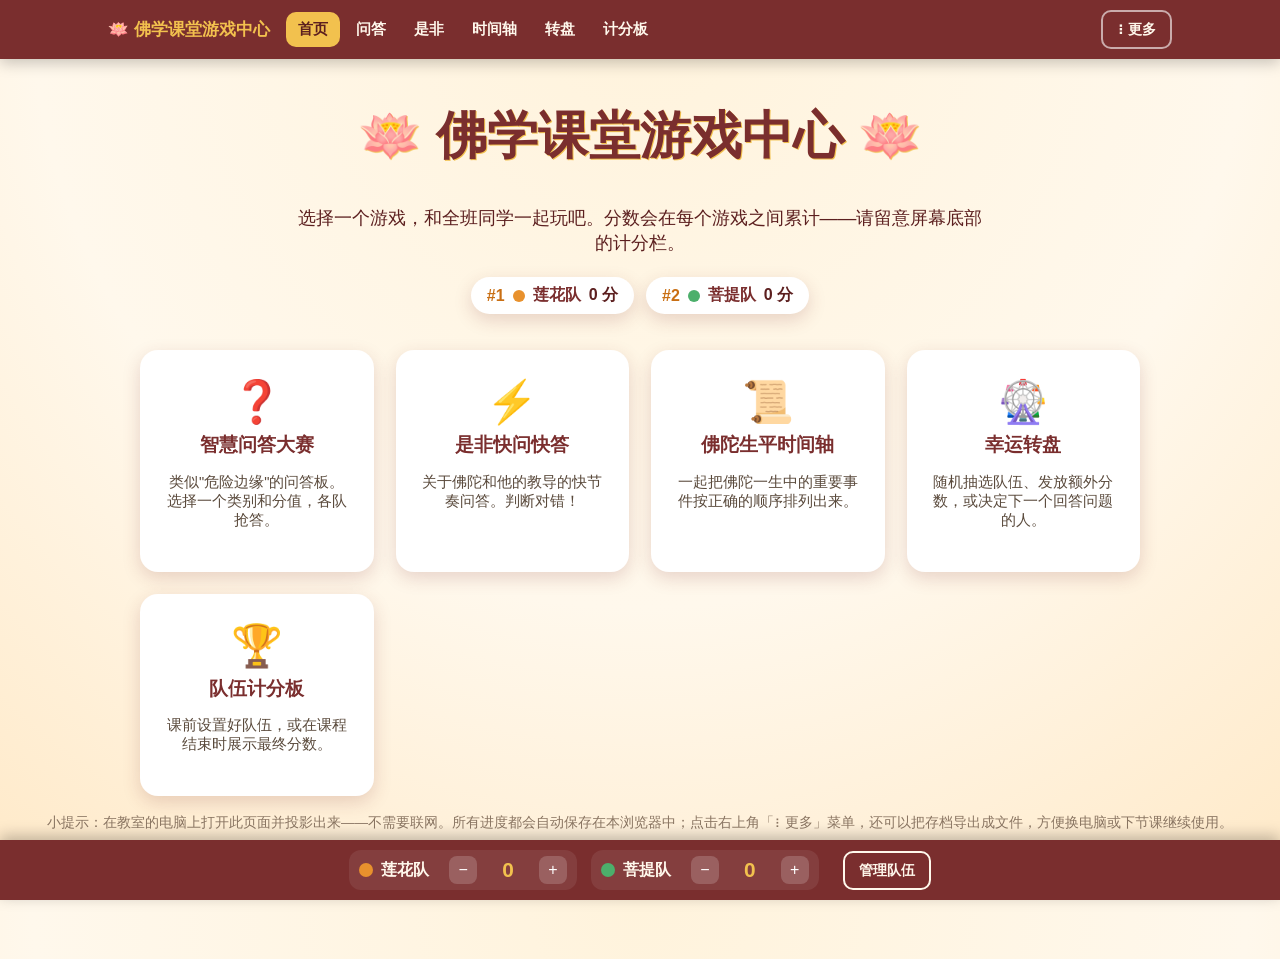
<file: index.html>
<!DOCTYPE html>
<html lang="zh-CN">
<head>
<meta charset="UTF-8" />
<meta name="viewport" content="width=device-width, initial-scale=1.0" />
<title>佛学课堂游戏中心</title>
<link rel="stylesheet" href="styles.css" />
</head>
<body data-page="home">
<div id="site-nav"></div>
<div class="page">
  <h1 class="title">🪷 佛学课堂游戏中心 🪷</h1>
  <p class="subtitle">选择一个游戏，和全班同学一起玩吧。分数会在每个游戏之间累计——请留意屏幕底部的计分栏。</p>

  <div class="standings-preview" id="standings-preview"></div>

  <div class="game-grid">
    <a class="game-card" href="quiz.html">
      <div class="icon">❓</div>
      <h3>智慧问答大赛</h3>
      <p>类似"危险边缘"的问答板。选择一个类别和分值，各队抢答。</p>
    </a>
    <a class="game-card" href="truefalse.html">
      <div class="icon">⚡</div>
      <h3>是非快问快答</h3>
      <p>关于佛陀和他的教导的快节奏问答。判断对错！</p>
    </a>
    <a class="game-card" href="timeline.html">
      <div class="icon">📜</div>
      <h3>佛陀生平时间轴</h3>
      <p>一起把佛陀一生中的重要事件按正确的顺序排列出来。</p>
    </a>
    <a class="game-card" href="wheel.html">
      <div class="icon">🎡</div>
      <h3>幸运转盘</h3>
      <p>随机抽选队伍、发放额外分数，或决定下一个回答问题的人。</p>
    </a>
    <a class="game-card" href="scoreboard.html">
      <div class="icon">🏆</div>
      <h3>队伍计分板</h3>
      <p>课前设置好队伍，或在课程结束时展示最终分数。</p>
    </a>
  </div>

  <footer class="hint">小提示：在教室的电脑上打开此页面并投影出来——不需要联网。所有进度都会自动保存在本浏览器中；点击右上角「⋮ 更多」菜单，还可以把存档导出成文件，方便换电脑或下节课继续使用。</footer>
</div>
<script src="js/scoreboard.js"></script>
<script src="js/save.js"></script>
<script src="js/nav.js"></script>
<script>
  (() => {
    const el = document.getElementById("standings-preview");
    function render() {
      const teams = AbssScoreboard.getTeams().slice().sort((a, b) => b.score - a.score);
      el.innerHTML = teams
        .map(
          (t, i) => `
        <div class="standing-chip">
          <span class="rank">#${i + 1}</span>
          <span class="dot" style="background:${t.color}"></span>
          <span>${t.name}</span>
          <span class="score">${t.score} 分</span>
        </div>`
        )
        .join("");
    }
    render();
    document.addEventListener("click", (e) => {
      if (e.target.closest("#scoreboard-bar .sb-adj")) {
        setTimeout(render, 0);
      }
    });
  })();
</script>
</body>
</html>
</file>
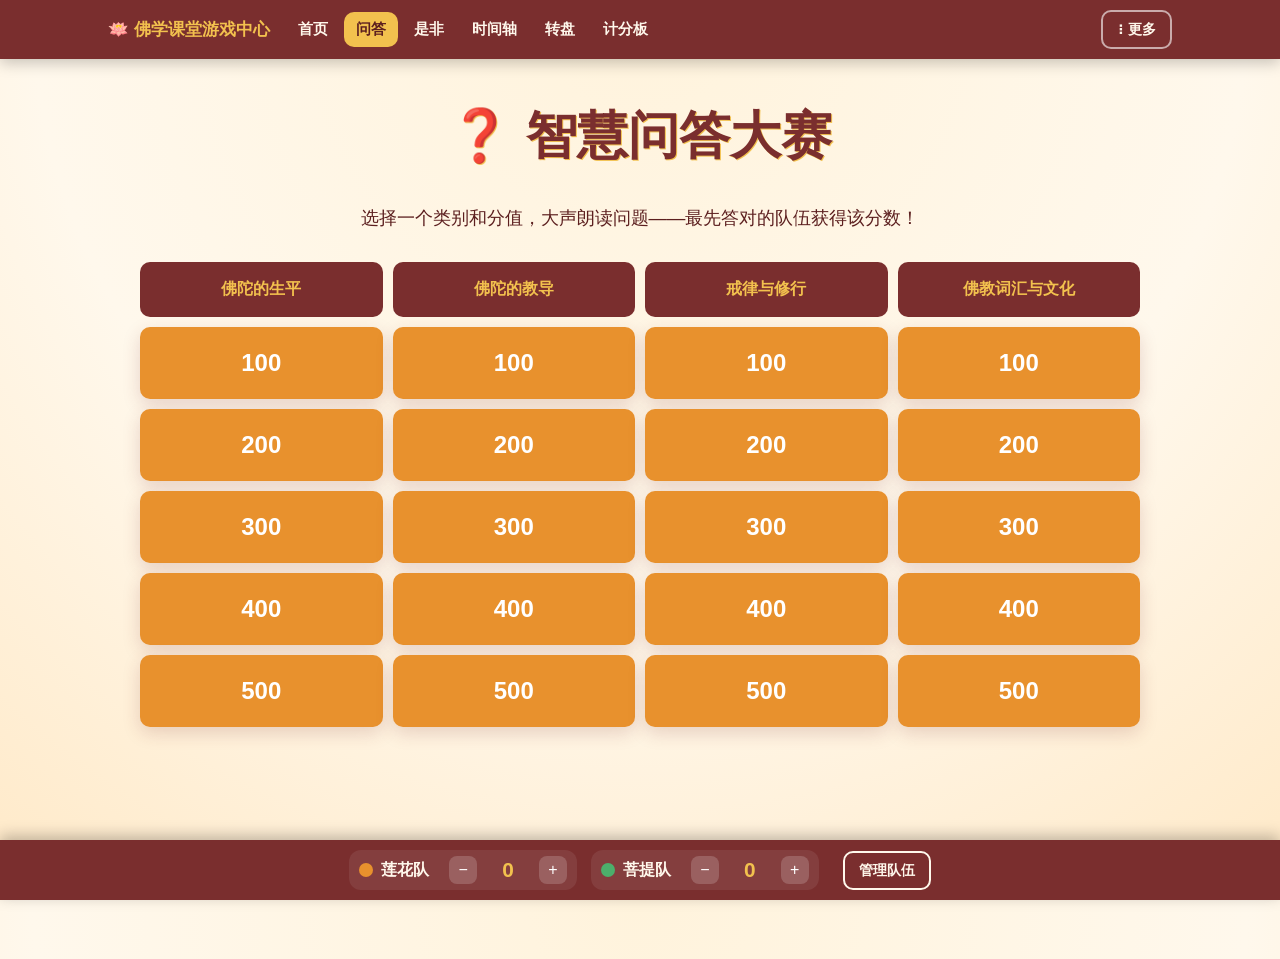
<file: quiz.html>
<!DOCTYPE html>
<html lang="zh-CN">
<head>
<meta charset="UTF-8" />
<meta name="viewport" content="width=device-width, initial-scale=1.0" />
<title>智慧问答大赛</title>
<link rel="stylesheet" href="styles.css" />
<style>
  .board {
    display: grid;
    grid-template-columns: repeat(4, 1fr);
    gap: 10px;
    width: 100%;
    max-width: 1000px;
    margin-top: 10px;
  }
  .cat-header {
    background: var(--maroon);
    color: var(--gold);
    font-weight: 800;
    text-align: center;
    padding: 12px 6px;
    border-radius: 10px;
    font-size: 1rem;
    min-height: 3.4em;
    display: flex; align-items: center; justify-content: center;
  }
  .cell {
    background: var(--saffron);
    color: white;
    font-weight: 900;
    font-size: 1.5rem;
    text-align: center;
    padding: 22px 6px;
    border-radius: 10px;
    cursor: pointer;
    box-shadow: var(--shadow);
  }
  .cell:hover { background: var(--saffron-dark); transform: translateY(-2px); }
  .cell.used { background: #d8c9b3; color: #d8c9b3; cursor: default; box-shadow: none; }
  .cell.used:hover { transform: none; }

  .modal-overlay {
    display: none;
    position: fixed; inset: 0;
    background: rgba(58, 36, 22, 0.75);
    align-items: center; justify-content: center;
    z-index: 100;
    padding: 20px;
  }
  .modal-overlay.open { display: flex; }
  .modal {
    background: var(--cream);
    border-radius: var(--radius);
    padding: 34px;
    max-width: 720px;
    width: 100%;
    text-align: center;
    box-shadow: 0 10px 40px rgba(0,0,0,0.4);
  }
  .modal .pts { font-size: 1.1rem; color: var(--maroon-dark); font-weight: 700; margin-bottom: 6px; }
  .modal .question { font-size: 1.6rem; color: var(--ink); margin: 14px 0 20px; }
  .modal .answer { font-size: 1.3rem; color: var(--green-ok); font-weight: 700; min-height: 1.6em; margin-bottom: 20px; display:none; }
  .modal .answer.shown { display: block; }
  .award-row { display: flex; flex-wrap: wrap; gap: 10px; justify-content: center; margin-top: 10px; }
</style>
</head>
<body data-page="quiz">
<div id="site-nav"></div>
<div class="page">
  <h1 class="title">❓ 智慧问答大赛</h1>
  <p class="subtitle">选择一个类别和分值，大声朗读问题——最先答对的队伍获得该分数！</p>

  <div class="board" id="board"></div>
</div>

<div class="modal-overlay" id="modal-overlay">
  <div class="modal">
    <div class="pts" id="modal-pts"></div>
    <div class="question" id="modal-question"></div>
    <button class="btn" id="reveal-btn">显示答案</button>
    <div class="answer" id="modal-answer"></div>
    <div class="award-row" id="award-row"></div>
    <div style="margin-top:18px;">
      <button class="btn ghost" id="close-btn">关闭</button>
    </div>
  </div>
</div>

<script src="data/quiz-data.js"></script>
<script src="js/scoreboard.js"></script>
<script src="js/save.js"></script>
<script src="js/nav.js"></script>
<script src="js/quiz.js"></script>
</body>
</html>
</file>
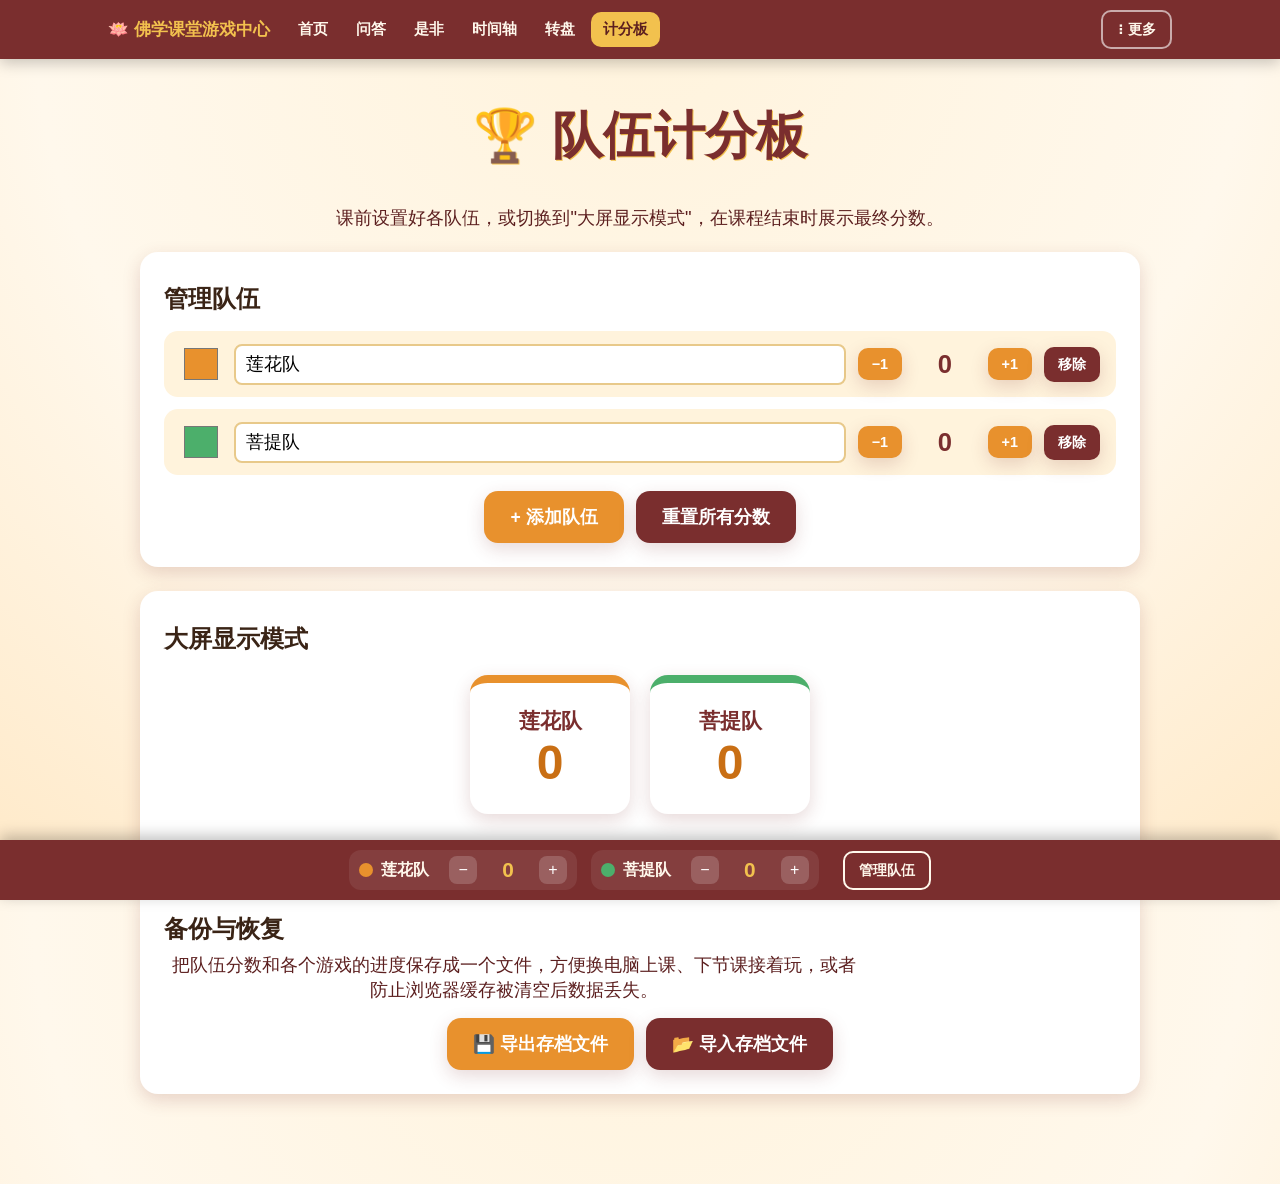
<file: scoreboard.html>
<!DOCTYPE html>
<html lang="zh-CN">
<head>
<meta charset="UTF-8" />
<meta name="viewport" content="width=device-width, initial-scale=1.0" />
<title>队伍计分板</title>
<link rel="stylesheet" href="styles.css" />
<style>
  .team-manage-list { display: flex; flex-direction: column; gap: 12px; margin: 16px 0; }
  .team-row {
    display: flex; align-items: center; gap: 12px;
    background: #fff3dc; border-radius: 14px; padding: 12px 16px;
  }
  .team-row input[type="text"] {
    flex: 1; font-size: 1.1rem; padding: 8px 10px; border-radius: 8px;
    border: 2px solid #e8c98a; font-family: inherit;
  }
  .team-row input[type="color"] { width: 42px; height: 42px; border: none; background: none; cursor: pointer; }
  .team-row .score-display { font-size: 1.6rem; font-weight: 800; color: var(--maroon); min-width: 2.4em; text-align: center; }
  .big-scores { display: flex; gap: 20px; flex-wrap: wrap; justify-content: center; margin: 20px 0; }
  .big-score-card {
    background: var(--panel); border-radius: var(--radius); box-shadow: var(--shadow);
    padding: 24px 30px; text-align: center; min-width: 160px; border-top: 8px solid var(--gold);
  }
  .big-score-card .name { font-size: 1.3rem; font-weight: 700; color: var(--maroon); }
  .big-score-card .score { font-size: 3rem; font-weight: 900; color: var(--saffron-dark); }
  .actions-row { display: flex; gap: 12px; flex-wrap: wrap; justify-content: center; margin-top: 16px; }
</style>
</head>
<body data-page="scoreboard">
<div id="site-nav"></div>
<div class="page">
  <h1 class="title">🏆 队伍计分板</h1>
  <p class="subtitle">课前设置好各队伍，或切换到"大屏显示模式"，在课程结束时展示最终分数。</p>

  <div class="panel">
    <h2>管理队伍</h2>
    <div class="team-manage-list" id="team-list"></div>
    <div class="actions-row">
      <button class="btn" id="add-team-btn">+ 添加队伍</button>
      <button class="btn secondary" id="reset-scores-btn">重置所有分数</button>
    </div>
  </div>

  <div class="panel" style="margin-top:24px;">
    <h2>大屏显示模式</h2>
    <div class="big-scores" id="big-scores"></div>
  </div>

  <div class="panel" style="margin-top:24px;">
    <h2>备份与恢复</h2>
    <p class="subtitle" style="margin:0 0 14px;">把队伍分数和各个游戏的进度保存成一个文件，方便换电脑上课、下节课接着玩，或者防止浏览器缓存被清空后数据丢失。</p>
    <div class="actions-row">
      <button class="btn" id="export-save-btn">💾 导出存档文件</button>
      <button class="btn secondary" id="import-save-btn">📂 导入存档文件</button>
      <input type="file" id="import-save-input" accept="application/json" hidden />
    </div>
  </div>
</div>
<script src="js/scoreboard.js"></script>
<script src="js/save.js"></script>
<script src="js/nav.js"></script>
<script>
  function renderManage() {
    const list = document.getElementById("team-list");
    const big = document.getElementById("big-scores");
    const teams = AbssScoreboard.getTeams();
    list.innerHTML = "";
    big.innerHTML = "";
    teams.forEach((t) => {
      const row = document.createElement("div");
      row.className = "team-row";
      row.innerHTML = `
        <input type="color" value="${t.color}" data-id="${t.id}" class="color-input" />
        <input type="text" value="${t.name}" data-id="${t.id}" class="name-input" />
        <button class="btn small" data-id="${t.id}" data-delta="-1">−1</button>
        <span class="score-display">${t.score}</span>
        <button class="btn small" data-id="${t.id}" data-delta="1">+1</button>
        <button class="btn small secondary remove-btn" data-id="${t.id}">移除</button>
      `;
      list.appendChild(row);

      const card = document.createElement("div");
      card.className = "big-score-card";
      card.style.borderTopColor = t.color;
      card.innerHTML = `<div class="name">${t.name}</div><div class="score">${t.score}</div>`;
      big.appendChild(card);
    });

    list.querySelectorAll(".name-input").forEach((inp) => {
      inp.addEventListener("change", () => {
        AbssScoreboard.renameTeam(inp.dataset.id, inp.value);
        renderManage();
      });
    });
    list.querySelectorAll(".color-input").forEach((inp) => {
      inp.addEventListener("change", () => {
        const teams = AbssScoreboard.getTeams();
        const t = teams.find((x) => x.id === inp.dataset.id);
        if (t) {
          t.color = inp.value;
          localStorage.setItem("abss_teams_v1", JSON.stringify(teams));
        }
        AbssScoreboard.renderAll();
        renderManage();
      });
    });
    list.querySelectorAll("button[data-delta]").forEach((btn) => {
      btn.addEventListener("click", () => {
        AbssScoreboard.addPoints(btn.dataset.id, parseInt(btn.dataset.delta, 10));
        renderManage();
      });
    });
    list.querySelectorAll(".remove-btn").forEach((btn) => {
      btn.addEventListener("click", () => {
        AbssScoreboard.removeTeam(btn.dataset.id);
        renderManage();
      });
    });
  }

  document.getElementById("add-team-btn").addEventListener("click", () => {
    const name = prompt("队伍名称？", "新队伍");
    if (name) {
      AbssScoreboard.addTeam(name);
      renderManage();
    }
  });
  document.getElementById("reset-scores-btn").addEventListener("click", () => {
    if (confirm("确定要把所有队伍的分数重置为 0 吗？")) {
      AbssScoreboard.resetScores();
      renderManage();
    }
  });

  document.getElementById("export-save-btn").addEventListener("click", () => {
    AbssSave.exportToFile();
  });
  const importInput = document.getElementById("import-save-input");
  document.getElementById("import-save-btn").addEventListener("click", () => importInput.click());
  importInput.addEventListener("change", () => {
    const file = importInput.files[0];
    if (!file) return;
    AbssSave.importFromFile(file, (err) => {
      if (err) {
        alert("导入失败：文件内容不是有效的存档格式。");
      } else {
        alert("导入成功！页面即将刷新。");
        location.reload();
      }
    });
    importInput.value = "";
  });

  renderManage();
</script>
</body>
</html>
</file>
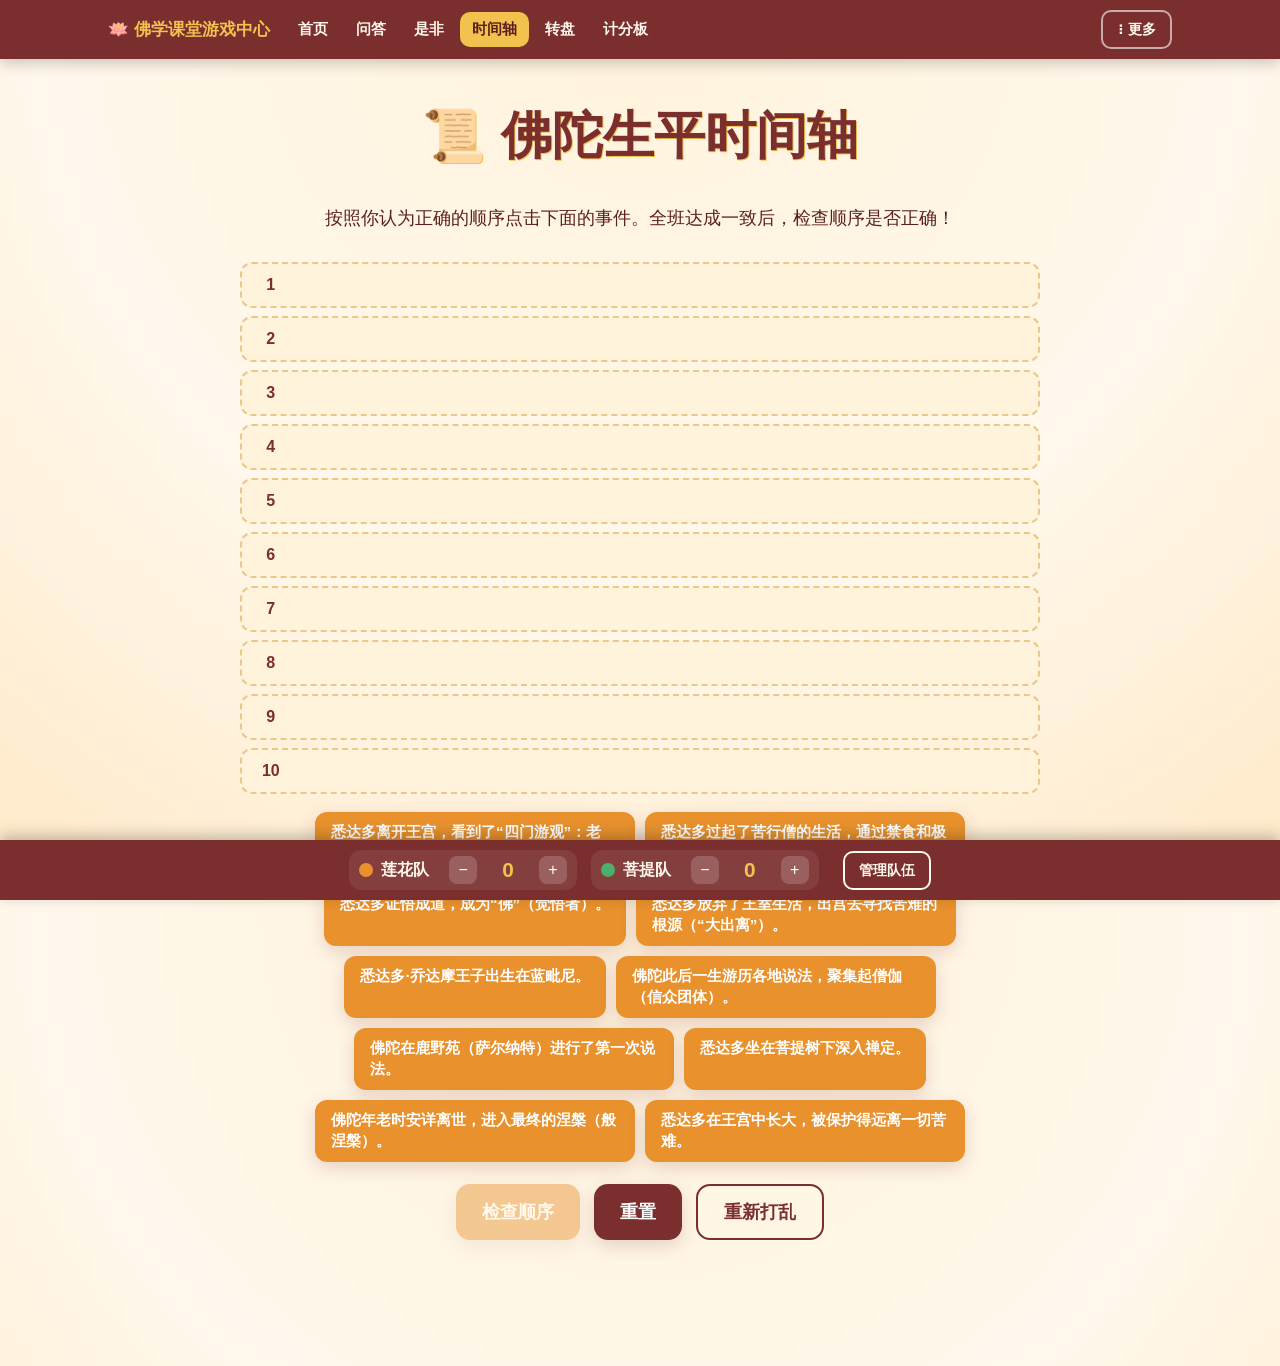
<file: timeline.html>
<!DOCTYPE html>
<html lang="zh-CN">
<head>
<meta charset="UTF-8" />
<meta name="viewport" content="width=device-width, initial-scale=1.0" />
<title>佛陀生平时间轴</title>
<link rel="stylesheet" href="styles.css" />
<style>
  .slots {
    display: flex; flex-direction: column; gap: 8px;
    width: 100%; max-width: 800px; margin-top: 10px;
  }
  .slot {
    display: flex; align-items: center; gap: 12px;
    background: #fff3dc; border: 2px dashed #e8c98a; border-radius: 12px;
    padding: 12px 16px; min-height: 46px;
  }
  .slot .num { font-weight: 900; color: var(--maroon); width: 1.6em; text-align: center; flex: none; }
  .slot .content { flex: 1; font-size: 1.02rem; }
  .slot.correct { border-style: solid; border-color: var(--green-ok); background: #e9f9ee; }
  .slot.incorrect { border-style: solid; border-color: var(--red-no); background: #fdeceb; }
  .slot .note { display: none; font-size: 0.88rem; color: #6a5748; margin-top: 4px; }
  .slot.revealed .note { display: block; }

  .bank {
    display: flex; flex-wrap: wrap; gap: 10px; justify-content: center;
    width: 100%; max-width: 800px; margin-top: 18px;
  }
  .card-item {
    background: var(--saffron); color: white; font-weight: 700;
    padding: 10px 16px; border-radius: 12px; cursor: pointer; box-shadow: var(--shadow);
    max-width: 320px; font-size: 0.95rem;
  }
  .card-item:hover { background: var(--saffron-dark); transform: translateY(-2px); }
  .actions-row { display: flex; gap: 14px; flex-wrap: wrap; justify-content: center; margin: 22px 0; }
  .award-row { display: flex; flex-wrap: wrap; gap: 10px; justify-content: center; margin-top: 14px; }
</style>
</head>
<body data-page="timeline">
<div id="site-nav"></div>
<div class="page">
  <h1 class="title">📜 佛陀生平时间轴</h1>
  <p class="subtitle">按照你认为正确的顺序点击下面的事件。全班达成一致后，检查顺序是否正确！</p>

  <div class="slots" id="slots"></div>
  <div class="bank" id="bank"></div>

  <div class="actions-row">
    <button class="btn" id="check-btn">检查顺序</button>
    <button class="btn secondary" id="reset-btn">重置</button>
    <button class="btn ghost" id="reshuffle-btn">重新打乱</button>
  </div>
  <div class="award-row" id="award-row"></div>
</div>

<script src="data/timeline-data.js"></script>
<script src="js/scoreboard.js"></script>
<script src="js/save.js"></script>
<script src="js/nav.js"></script>
<script src="js/timeline.js"></script>
</body>
</html>
</file>
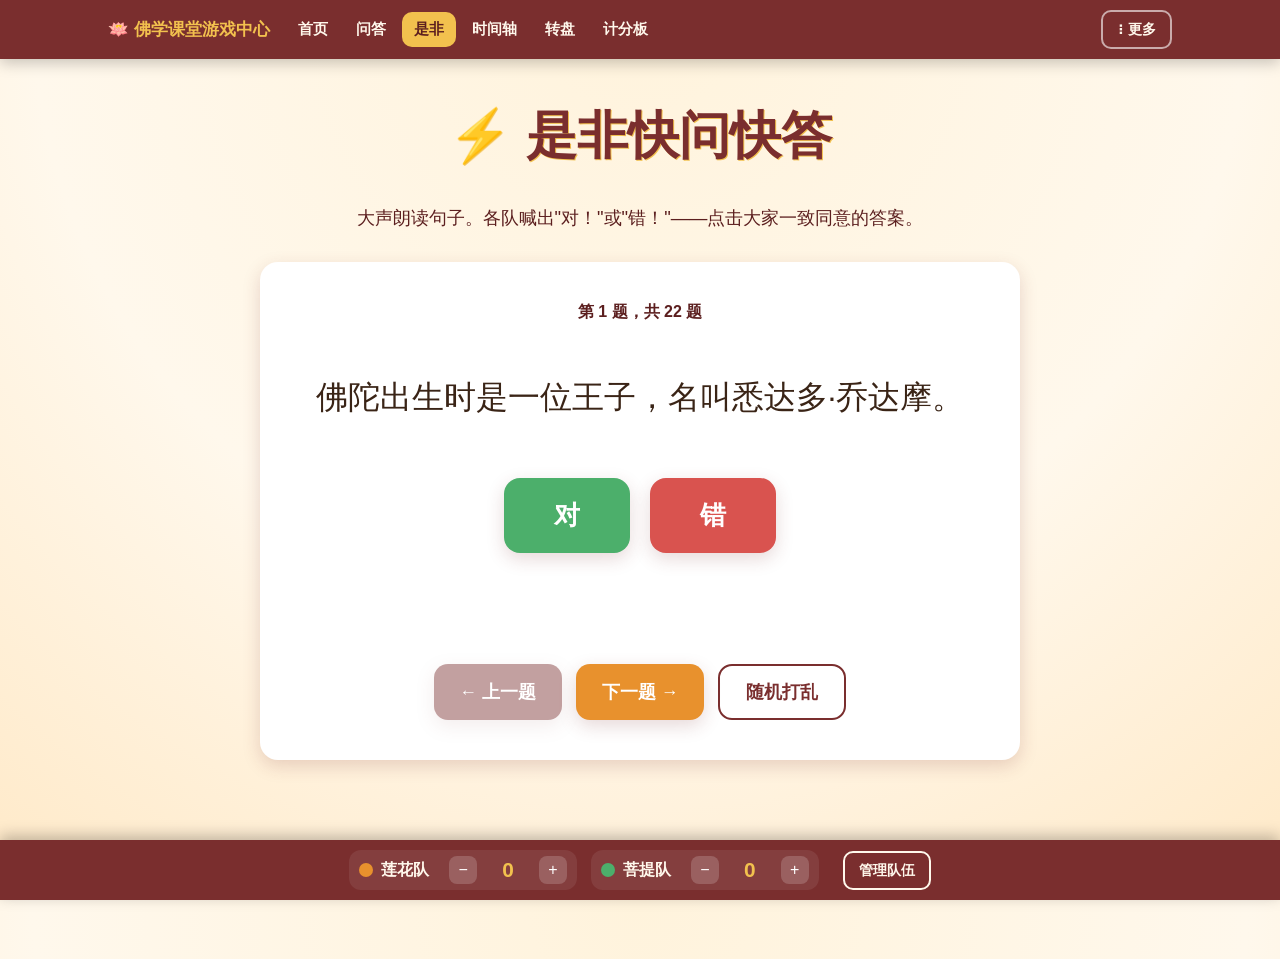
<file: truefalse.html>
<!DOCTYPE html>
<html lang="zh-CN">
<head>
<meta charset="UTF-8" />
<meta name="viewport" content="width=device-width, initial-scale=1.0" />
<title>是非快问快答</title>
<link rel="stylesheet" href="styles.css" />
<style>
  .card {
    background: var(--panel);
    border-radius: var(--radius);
    box-shadow: var(--shadow);
    padding: 40px 30px;
    max-width: 760px;
    width: 100%;
    text-align: center;
    margin-top: 10px;
  }
  .counter { color: var(--maroon-dark); font-weight: 700; margin-bottom: 6px; }
  .statement { font-size: 2rem; color: var(--ink); margin: 20px 0 26px; min-height: 3.4em; display:flex; align-items:center; justify-content:center; }
  .choice-row { display: flex; gap: 20px; justify-content: center; margin-bottom: 20px; }
  .choice-btn {
    font-size: 1.6rem; font-weight: 900; padding: 20px 50px; border-radius: 16px;
    border: none; cursor: pointer; color: white; box-shadow: var(--shadow);
  }
  .choice-btn.true-btn { background: var(--green-ok); }
  .choice-btn.false-btn { background: var(--red-no); }
  .choice-btn:hover { filter: brightness(1.08); transform: translateY(-2px); }
  .result { font-size: 1.4rem; font-weight: 800; min-height: 1.6em; margin: 10px 0; }
  .result.correct-text { color: var(--green-ok); }
  .result.wrong-text { color: var(--red-no); }
  .explain { font-size: 1rem; color: #6a5748; min-height: 1.6em; }
  .nav-row { display: flex; gap: 14px; justify-content: center; margin-top: 20px; }
</style>
</head>
<body data-page="truefalse">
<div id="site-nav"></div>
<div class="page">
  <h1 class="title">⚡ 是非快问快答</h1>
  <p class="subtitle">大声朗读句子。各队喊出"对！"或"错！"——点击大家一致同意的答案。</p>

  <div class="card">
    <div class="counter" id="counter"></div>
    <div class="statement" id="statement"></div>
    <div class="choice-row" id="choice-row">
      <button class="choice-btn true-btn" id="true-btn">对</button>
      <button class="choice-btn false-btn" id="false-btn">错</button>
    </div>
    <div class="result" id="result"></div>
    <div class="explain" id="explain"></div>
    <div class="nav-row">
      <button class="btn secondary" id="prev-btn">&larr; 上一题</button>
      <button class="btn" id="next-btn">下一题 &rarr;</button>
      <button class="btn ghost" id="shuffle-btn">随机打乱</button>
    </div>
  </div>
</div>

<script src="data/truefalse-data.js"></script>
<script src="js/scoreboard.js"></script>
<script src="js/save.js"></script>
<script src="js/nav.js"></script>
<script src="js/truefalse.js"></script>
</body>
</html>
</file>
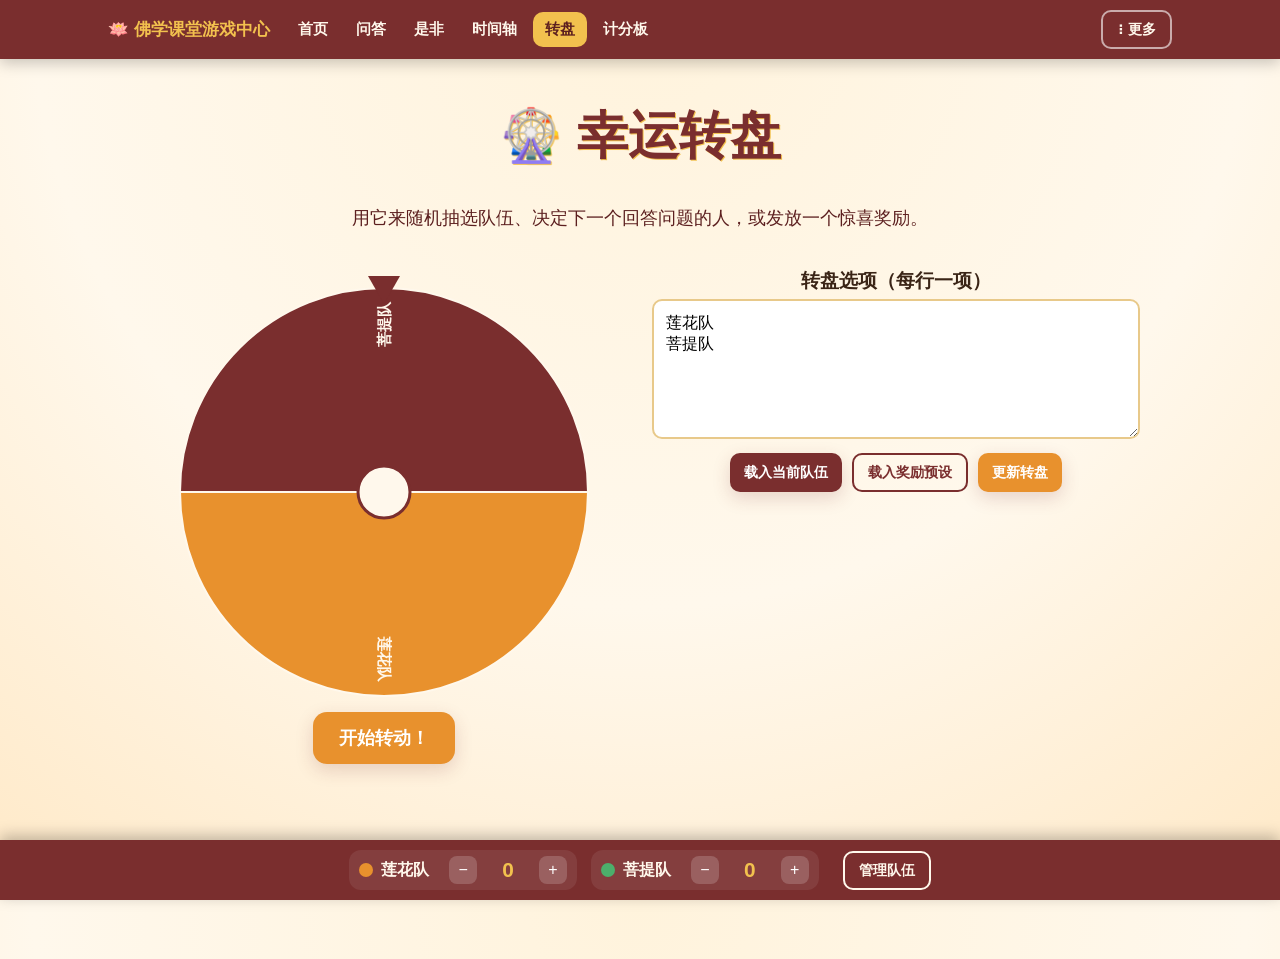
<file: wheel.html>
<!DOCTYPE html>
<html lang="zh-CN">
<head>
<meta charset="UTF-8" />
<meta name="viewport" content="width=device-width, initial-scale=1.0" />
<title>幸运转盘</title>
<link rel="stylesheet" href="styles.css" />
<style>
  .wheel-wrap { position: relative; width: min(420px, 90vw); margin: 20px auto 10px; }
  canvas#wheel-canvas { width: 100%; height: auto; display: block; }
  .pointer {
    position: absolute; top: -6px; left: 50%; transform: translateX(-50%);
    width: 0; height: 0; border-left: 16px solid transparent; border-right: 16px solid transparent;
    border-top: 28px solid var(--maroon); z-index: 5;
  }
  textarea#segments-input {
    width: 100%; max-width: 500px; min-height: 140px; font-family: inherit; font-size: 1rem;
    padding: 12px; border-radius: 10px; border: 2px solid #e8c98a; resize: vertical;
  }
  .two-col { display: flex; gap: 24px; flex-wrap: wrap; justify-content: center; align-items: flex-start; margin-top: 10px; width: 100%; max-width: 1000px; }
  .col { flex: 1; min-width: 300px; text-align: center; }
  .result-banner {
    font-size: 1.6rem; font-weight: 900; color: var(--maroon); min-height: 2em; margin-top: 10px;
  }
  .preset-row { display: flex; gap: 10px; flex-wrap: wrap; justify-content: center; margin-top: 10px; }
</style>
</head>
<body data-page="wheel">
<div id="site-nav"></div>
<div class="page">
  <h1 class="title">🎡 幸运转盘</h1>
  <p class="subtitle">用它来随机抽选队伍、决定下一个回答问题的人，或发放一个惊喜奖励。</p>

  <div class="two-col">
    <div class="col">
      <div class="wheel-wrap">
        <div class="pointer"></div>
        <canvas id="wheel-canvas" width="420" height="420"></canvas>
      </div>
      <button class="btn" id="spin-btn">开始转动！</button>
      <div class="result-banner" id="result-banner"></div>
    </div>
    <div class="col">
      <h3>转盘选项（每行一项）</h3>
      <textarea id="segments-input"></textarea>
      <div class="preset-row">
        <button class="btn small secondary" id="load-teams-btn">载入当前队伍</button>
        <button class="btn small ghost" id="load-bonus-btn">载入奖励预设</button>
        <button class="btn small" id="apply-btn">更新转盘</button>
      </div>
    </div>
  </div>
</div>

<script src="js/scoreboard.js"></script>
<script src="js/save.js"></script>
<script src="js/nav.js"></script>
<script src="js/wheel.js"></script>
</body>
</html>
</file>
<file: styles.css>
:root {
  --saffron: #e8912d;
  --saffron-dark: #c96f14;
  --maroon: #7a2e2e;
  --maroon-dark: #5c1f1f;
  --gold: #f2c14e;
  --cream: #fff8ec;
  --ink: #3a2416;
  --green-ok: #4caf6b;
  --red-no: #d9534f;
  --panel: #ffffff;
  --shadow: 0 6px 18px rgba(122, 46, 46, 0.18);
  --radius: 18px;
}

* { box-sizing: border-box; }

html, body {
  margin: 0;
  padding: 0;
  height: 100%;
  font-family: "Trebuchet MS", "Segoe UI", Verdana, Arial, sans-serif;
  background: radial-gradient(circle at top, #fff3dc 0%, var(--cream) 55%, #ffe9c7 100%);
  color: var(--ink);
}

.page {
  min-height: 100vh;
  display: flex;
  flex-direction: column;
  align-items: center;
  padding: 28px 24px 90px;
}

h1, h2, h3 { margin: 0.3em 0; }

h1.title {
  font-size: clamp(2rem, 4vw, 3.2rem);
  color: var(--maroon);
  text-align: center;
  text-shadow: 1px 1px 0 var(--gold);
}

.subtitle {
  color: var(--maroon-dark);
  font-size: 1.15rem;
  text-align: center;
  max-width: 700px;
  margin-bottom: 1.2em;
}

a { text-decoration: none; color: inherit; }

.btn {
  display: inline-block;
  font-size: 1.1rem;
  font-weight: 700;
  padding: 14px 26px;
  border: none;
  border-radius: 14px;
  background: var(--saffron);
  color: white;
  cursor: pointer;
  box-shadow: var(--shadow);
  transition: transform 0.12s ease, background 0.12s ease;
}
.btn:hover { transform: translateY(-2px); background: var(--saffron-dark); }
.btn:active { transform: translateY(0); }
.btn.secondary { background: var(--maroon); }
.btn.secondary:hover { background: var(--maroon-dark); }
.btn.ghost {
  background: transparent;
  color: var(--maroon);
  border: 2px solid var(--maroon);
  box-shadow: none;
}
.btn.small { font-size: 0.9rem; padding: 8px 14px; border-radius: 10px; }
.btn:disabled { opacity: 0.45; cursor: not-allowed; transform: none; }

.game-grid {
  display: grid;
  grid-template-columns: repeat(auto-fit, minmax(230px, 1fr));
  gap: 22px;
  width: 100%;
  max-width: 1000px;
  margin-top: 10px;
}

.game-card {
  background: var(--panel);
  border-radius: var(--radius);
  box-shadow: var(--shadow);
  padding: 24px 20px;
  text-align: center;
  border: 3px solid transparent;
  transition: transform 0.15s ease, border-color 0.15s ease;
}
.game-card:hover { transform: translateY(-4px); border-color: var(--gold); }
.game-card .icon { font-size: 2.6rem; margin-bottom: 6px; }
.game-card h3 { color: var(--maroon); }
.game-card p { font-size: 0.92rem; color: #5a4a3c; min-height: 2.6em; }

.panel {
  background: var(--panel);
  border-radius: var(--radius);
  box-shadow: var(--shadow);
  padding: 24px;
  width: 100%;
  max-width: 1000px;
}

/* Scoreboard bar */
#scoreboard-bar {
  position: fixed;
  bottom: 0;
  left: 0;
  right: 0;
  background: var(--maroon);
  color: var(--cream);
  display: flex;
  align-items: center;
  justify-content: center;
  gap: 14px;
  flex-wrap: wrap;
  padding: 10px 14px;
  box-shadow: 0 -4px 14px rgba(0,0,0,0.25);
  z-index: 50;
}
#scoreboard-bar .sb-team {
  display: flex;
  align-items: center;
  gap: 8px;
  background: rgba(255,255,255,0.08);
  border-radius: 12px;
  padding: 6px 10px;
}
#scoreboard-bar .sb-dot { width: 14px; height: 14px; border-radius: 50%; flex: none; }
#scoreboard-bar .sb-name { font-weight: 700; min-width: 60px; }
#scoreboard-bar .sb-score { font-size: 1.3rem; font-weight: 800; color: var(--gold); min-width: 2.2em; text-align: center; }
#scoreboard-bar button.sb-adj {
  background: rgba(255,255,255,0.18);
  border: none;
  color: white;
  width: 28px;
  height: 28px;
  border-radius: 8px;
  font-size: 1rem;
  cursor: pointer;
  line-height: 1;
}
#scoreboard-bar button.sb-adj:hover { background: rgba(255,255,255,0.32); }
#scoreboard-bar .sb-manage { margin-left: 10px; }

/* Top site navigation */
.site-nav {
  position: sticky;
  top: 0;
  z-index: 80;
  background: var(--maroon);
  box-shadow: 0 4px 14px rgba(0, 0, 0, 0.22);
}
.site-nav-inner {
  max-width: 1100px;
  margin: 0 auto;
  display: flex;
  align-items: center;
  gap: 16px;
  padding: 10px 18px;
  flex-wrap: wrap;
}
.site-nav .brand {
  font-weight: 800;
  font-size: 1.05rem;
  color: var(--gold);
  white-space: nowrap;
}
.nav-links {
  display: flex;
  gap: 4px;
  flex: 1;
  flex-wrap: wrap;
}
.nav-links a {
  color: var(--cream);
  padding: 8px 12px;
  border-radius: 10px;
  font-weight: 600;
  font-size: 0.92rem;
  transition: background 0.15s ease;
}
.nav-links a:hover { background: rgba(255, 255, 255, 0.14); }
.nav-links a.active { background: var(--gold); color: var(--maroon-dark); }
.nav-toggle {
  display: none;
  background: none;
  border: none;
  color: var(--cream);
  font-size: 1.4rem;
  cursor: pointer;
  padding: 4px 8px;
}
.nav-menu { position: relative; margin-left: auto; }
.nav-menu .btn.ghost { color: var(--cream); border-color: rgba(255, 255, 255, 0.6); }
.nav-menu .btn.ghost:hover { background: rgba(255, 255, 255, 0.12); }
.nav-menu-dropdown {
  display: none;
  flex-direction: column;
  gap: 3px;
  position: absolute;
  right: 0;
  top: calc(100% + 8px);
  background: var(--panel);
  border-radius: 12px;
  box-shadow: var(--shadow);
  padding: 8px;
  min-width: 230px;
  z-index: 90;
}
.nav-menu-dropdown.open { display: flex; }
.nav-menu-dropdown button {
  background: none;
  border: none;
  text-align: left;
  padding: 10px 12px;
  border-radius: 8px;
  font-size: 0.92rem;
  font-family: inherit;
  color: var(--ink);
  cursor: pointer;
}
.nav-menu-dropdown button:hover { background: #fff3dc; }
.nav-menu-dropdown button.danger { color: var(--red-no); font-weight: 700; }
.nav-menu-dropdown button.danger:hover { background: #fdeceb; }

@media (max-width: 720px) {
  .nav-toggle { display: block; }
  .nav-links {
    display: none;
    width: 100%;
    flex-direction: column;
    order: 3;
  }
  .nav-links.open { display: flex; }
}

/* Team standings preview on dashboard */
.standings-preview {
  display: flex;
  gap: 12px;
  flex-wrap: wrap;
  justify-content: center;
  margin: 0 0 26px;
}
.standing-chip {
  display: flex;
  align-items: center;
  gap: 8px;
  background: var(--panel);
  border-radius: 999px;
  padding: 8px 16px;
  box-shadow: var(--shadow);
  font-weight: 700;
  color: var(--maroon);
}
.standing-chip .dot { width: 12px; height: 12px; border-radius: 50%; flex: none; }
.standing-chip .rank { color: var(--saffron-dark); }
.standing-chip .score { color: var(--maroon-dark); }

.flash-correct { animation: flashGreen 0.6s ease; }
.flash-wrong { animation: flashRed 0.6s ease; }
@keyframes flashGreen { 0% { background: var(--green-ok); } 100% { background: inherit; } }
@keyframes flashRed { 0% { background: var(--red-no); } 100% { background: inherit; } }

.pill {
  display: inline-block;
  background: var(--gold);
  color: var(--maroon-dark);
  font-weight: 700;
  padding: 4px 12px;
  border-radius: 999px;
  font-size: 0.85rem;
}

footer.hint {
  margin-top: 18px;
  font-size: 0.85rem;
  color: #8a7562;
  text-align: center;
}
</file>
